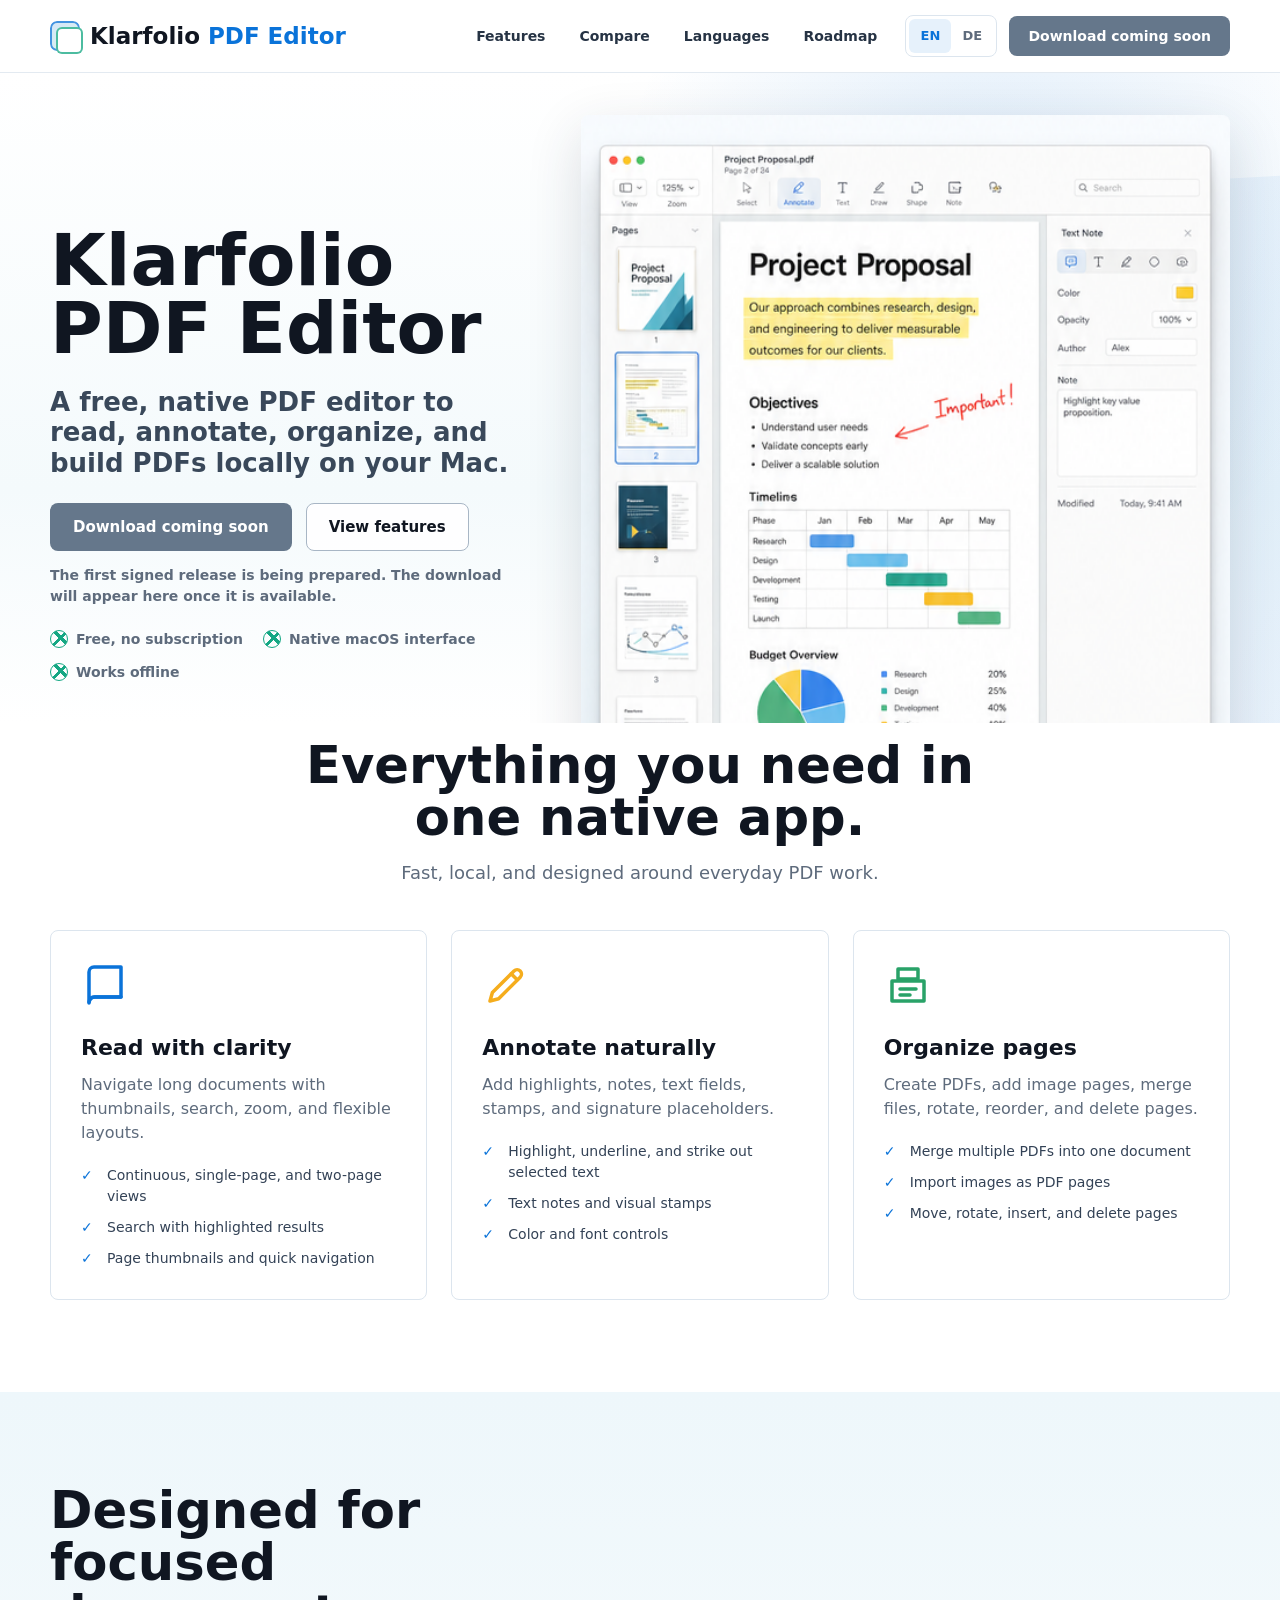
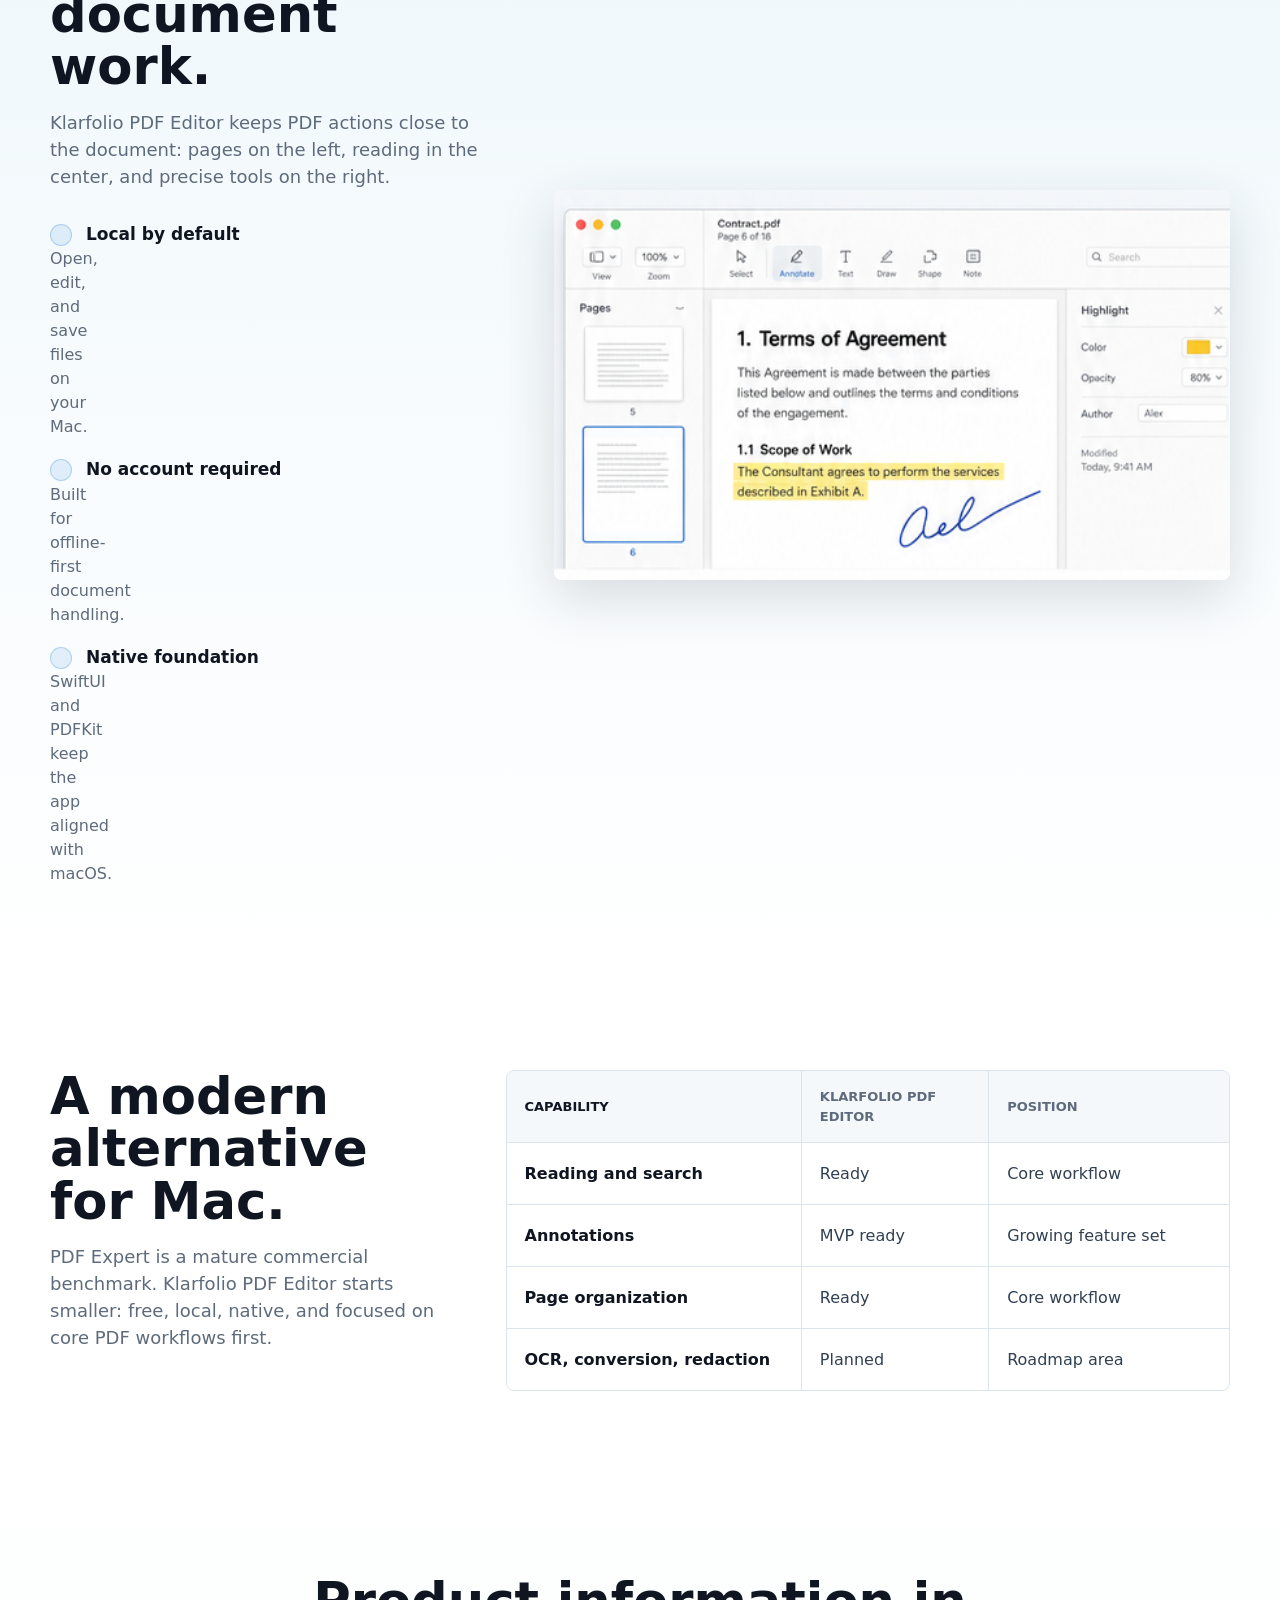
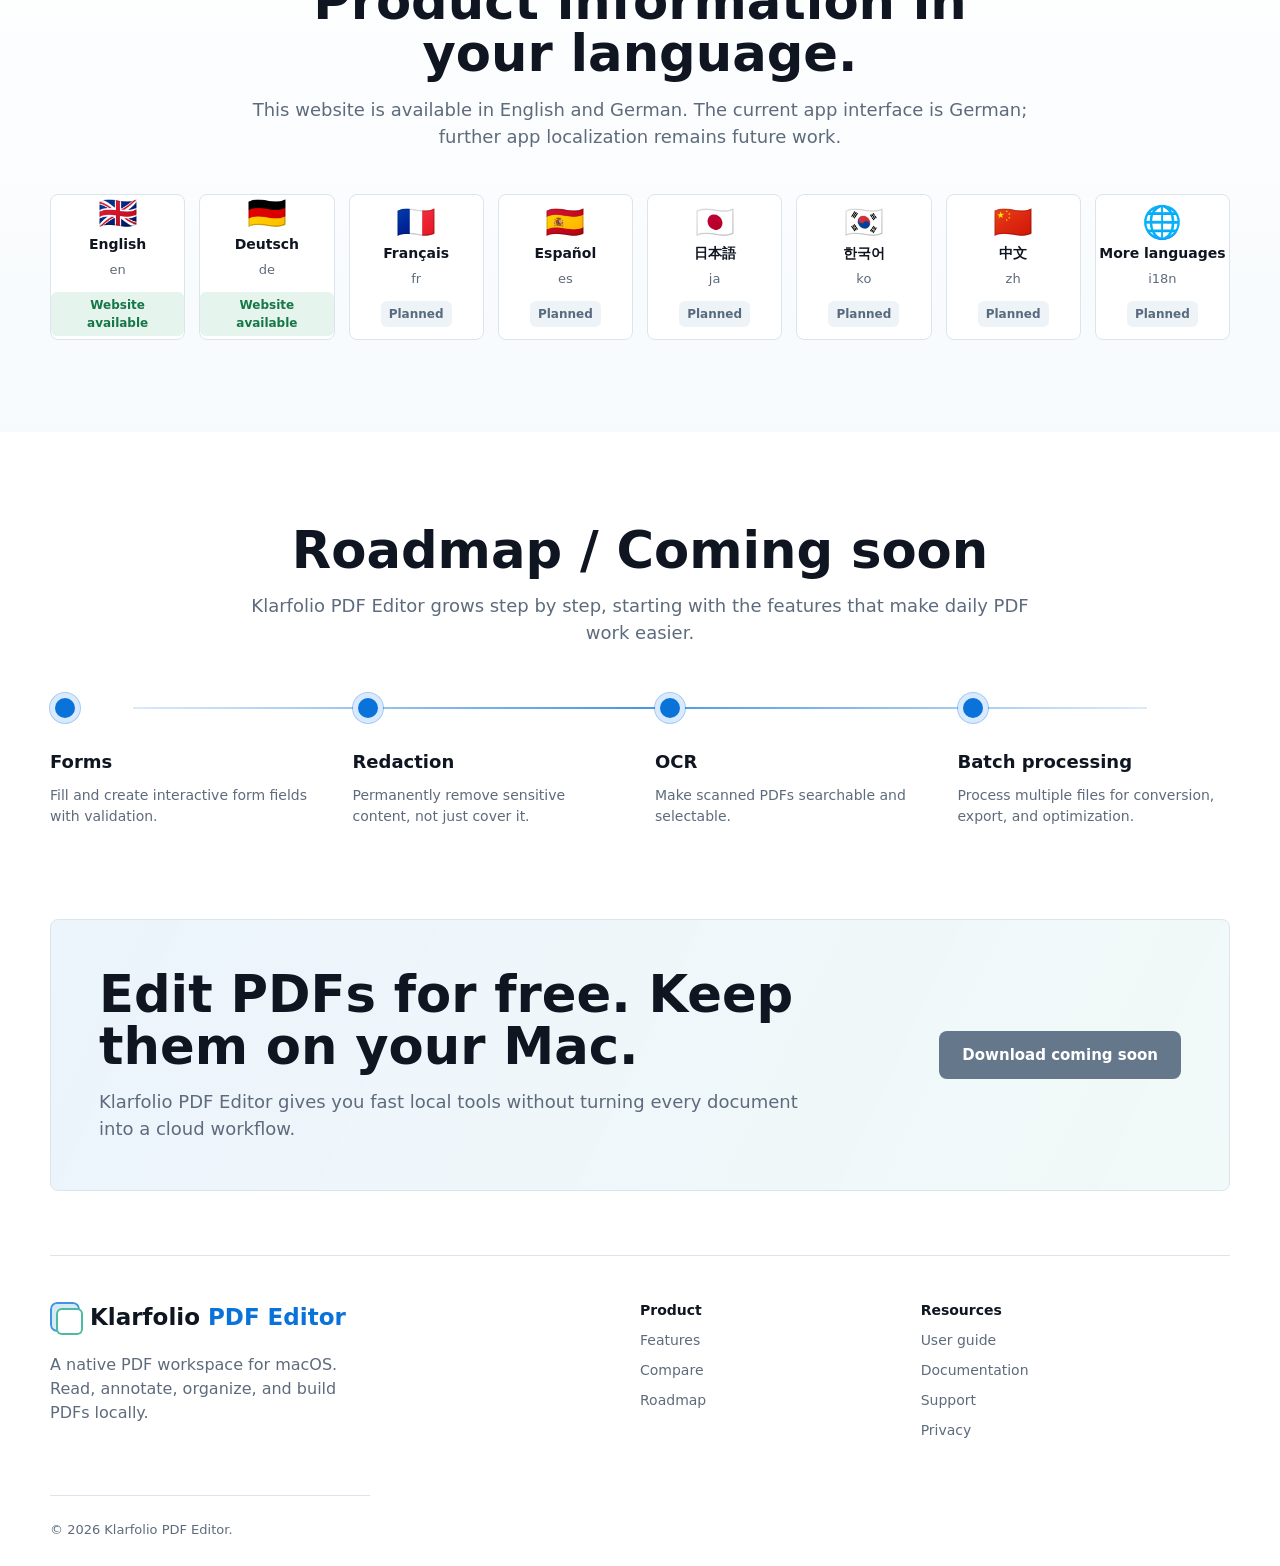
<file: website/index.html>
<!doctype html>
<html lang="en">
  <head>
    <meta charset="utf-8">
    <meta name="viewport" content="width=device-width, initial-scale=1">
    <meta
      name="description"
      content="Klarfolio PDF Editor is a free native macOS app for reading, editing, annotating, and organizing PDFs locally."
    >
    <meta name="theme-color" content="#f7fafc">
    <!-- Set this to the final HTTPS download URL when a signed release is available. -->
    <meta name="klarfolio-download-url" content="">
    <title>Klarfolio PDF Editor - Free PDF Editing for Mac</title>
    <link rel="canonical" data-site-canonical>
    <link rel="preload" as="image" href="assets/klarfolio-pdf-editor-app-mockup.png">
    <link rel="stylesheet" href="styles.css">
  </head>
  <body>
    <a class="skip-link" href="#main" data-i18n="skip">Skip to content</a>

    <header class="site-header">
      <nav class="nav-shell" aria-label="Primary" data-i18n-aria="nav.primary">
        <a class="brand" href="#top" aria-label="Klarfolio PDF Editor home" data-i18n-aria="brand.home">
          <span class="brand-mark" aria-hidden="true"></span>
          <span>Klarfolio PDF Editor</span>
        </a>

        <button class="nav-toggle" type="button" aria-expanded="false" aria-controls="site-menu">
          <span class="sr-only" data-i18n="menu">Menu</span>
          <span aria-hidden="true"></span>
          <span aria-hidden="true"></span>
        </button>

        <div class="nav-menu" id="site-menu">
          <a href="#features" data-i18n="nav.features">Features</a>
          <a href="#compare" data-i18n="nav.compare">Compare</a>
          <a href="#languages" data-i18n="nav.languages">Languages</a>
          <a href="#roadmap" data-i18n="nav.roadmap">Roadmap</a>
        </div>

        <div class="nav-actions">
          <div class="language-switch" aria-label="Language" data-i18n-aria="language.label">
            <button class="language-option is-active" type="button" data-lang="en" aria-pressed="true">EN</button>
            <button class="language-option" type="button" data-lang="de" aria-pressed="false">DE</button>
          </div>
          <a class="button button-primary button-small is-disabled" data-download aria-disabled="true" data-i18n="download.coming">Download coming soon</a>
        </div>
      </nav>
    </header>

    <main id="main">
      <section class="hero" id="top" aria-labelledby="hero-title">
        <div class="hero-grid">
          <div class="hero-copy">
            <h1 id="hero-title" data-i18n="hero.title">Klarfolio PDF Editor</h1>
            <p class="hero-lede" data-i18n="hero.lede">
              A free, native PDF editor to read, annotate, organize, and build PDFs locally on your Mac.
            </p>
            <div class="hero-actions">
              <a class="button button-primary is-disabled" data-download aria-disabled="true" aria-describedby="download-status" data-i18n="download.coming">Download coming soon</a>
              <a class="button button-secondary" href="#features" data-i18n="viewFeatures">View features</a>
            </div>
            <p class="release-status" id="download-status" role="status" data-i18n="download.status.coming">The first signed release is being prepared. The download will appear here once it is available.</p>
            <ul class="trust-list" aria-label="Product highlights" data-i18n-aria="hero.trust.label">
              <li data-i18n="hero.trust.free">Free, no subscription</li>
              <li data-i18n="hero.trust.native">Native macOS interface</li>
              <li data-i18n="hero.trust.offline">Works offline</li>
            </ul>
          </div>

          <div class="hero-visual" aria-label="Klarfolio PDF Editor app interface preview" data-i18n-aria="hero.preview.label">
            <img
              src="assets/klarfolio-pdf-editor-app-mockup.png"
              alt="Klarfolio PDF Editor for macOS showing page thumbnails, highlighted PDF text, search, and annotation tools."
              data-i18n-alt="hero.preview.alt"
              width="560"
              height="620"
            >
          </div>
        </div>
      </section>

      <section class="section section-tight" id="features" aria-labelledby="features-title">
        <div class="section-heading">
          <h2 id="features-title" data-i18n="features.title">Everything you need in one native app.</h2>
          <p data-i18n="features.lede">Fast, local, and designed around everyday PDF work.</p>
        </div>

        <div class="feature-grid">
          <article class="feature-card">
            <div class="feature-icon feature-icon-blue" aria-hidden="true">
              <svg viewBox="0 0 24 24">
                <path d="M4 5.5A2.5 2.5 0 0 1 6.5 3H20v15H7a3 3 0 0 0-3 3V5.5Z"></path>
                <path d="M4 20.5A2.5 2.5 0 0 1 6.5 18H20"></path>
              </svg>
            </div>
            <h3 data-i18n="features.read.title">Read with clarity</h3>
            <p data-i18n="features.read.body">Navigate long documents with thumbnails, search, zoom, and flexible layouts.</p>
            <ul>
              <li data-i18n="features.read.item1">Continuous, single-page, and two-page views</li>
              <li data-i18n="features.read.item2">Search with highlighted results</li>
              <li data-i18n="features.read.item3">Page thumbnails and quick navigation</li>
            </ul>
          </article>

          <article class="feature-card">
            <div class="feature-icon feature-icon-amber" aria-hidden="true">
              <svg viewBox="0 0 24 24">
                <path d="m4 20 4.3-1.1L19.1 8.1a2.2 2.2 0 0 0 0-3.1 2.2 2.2 0 0 0-3.1 0L5.2 15.8 4 20Z"></path>
                <path d="m14.6 6.4 3 3"></path>
              </svg>
            </div>
            <h3 data-i18n="features.annotate.title">Annotate naturally</h3>
            <p data-i18n="features.annotate.body">Add highlights, notes, text fields, stamps, and signature placeholders.</p>
            <ul>
              <li data-i18n="features.annotate.item1">Highlight, underline, and strike out selected text</li>
              <li data-i18n="features.annotate.item2">Text notes and visual stamps</li>
              <li data-i18n="features.annotate.item3">Color and font controls</li>
            </ul>
          </article>

          <article class="feature-card">
            <div class="feature-icon feature-icon-green" aria-hidden="true">
              <svg viewBox="0 0 24 24">
                <path d="M7 4h10v5H7z"></path>
                <path d="M4 10h16v10H4z"></path>
                <path d="M8 14h8"></path>
                <path d="M8 17h5"></path>
              </svg>
            </div>
            <h3 data-i18n="features.organize.title">Organize pages</h3>
            <p data-i18n="features.organize.body">Create PDFs, add image pages, merge files, rotate, reorder, and delete pages.</p>
            <ul>
              <li data-i18n="features.organize.item1">Merge multiple PDFs into one document</li>
              <li data-i18n="features.organize.item2">Import images as PDF pages</li>
              <li data-i18n="features.organize.item3">Move, rotate, insert, and delete pages</li>
            </ul>
          </article>
        </div>
      </section>

      <section class="section product-band" aria-labelledby="workflow-title">
        <div class="split-layout">
          <div class="split-copy">
            <h2 id="workflow-title" data-i18n="workflow.title">Designed for focused document work.</h2>
            <p data-i18n="workflow.body">
              Klarfolio PDF Editor keeps PDF actions close to the document: pages on the left, reading in the center, and precise tools on the right.
            </p>
            <div class="workflow-list">
              <div>
                <strong data-i18n="workflow.item1.title">Local by default</strong>
                <span data-i18n="workflow.item1.body">Open, edit, and save files on your Mac.</span>
              </div>
              <div>
                <strong data-i18n="workflow.item2.title">No account required</strong>
                <span data-i18n="workflow.item2.body">Built for offline-first document handling.</span>
              </div>
              <div>
                <strong data-i18n="workflow.item3.title">Native foundation</strong>
                <span data-i18n="workflow.item3.body">SwiftUI and PDFKit keep the app aligned with macOS.</span>
              </div>
            </div>
          </div>
          <figure class="detail-figure">
            <img
              src="assets/klarfolio-pdf-editor-detail-mockup.png"
              alt="Klarfolio PDF Editor detail view with highlighted contract text and signature placeholder."
              data-i18n-alt="workflow.preview.alt"
              width="520"
              height="300"
              loading="lazy"
            >
          </figure>
        </div>
      </section>

      <section class="section compare-section" id="compare" aria-labelledby="compare-title">
        <div class="compare-layout">
          <div>
            <h2 id="compare-title" data-i18n="compare.title">A modern alternative for Mac.</h2>
            <p data-i18n="compare.body">
              PDF Expert is a mature commercial benchmark. Klarfolio PDF Editor starts smaller: free, local, native, and focused on core PDF workflows first.
            </p>
          </div>

          <div class="comparison-table" role="table" aria-label="Klarfolio PDF Editor positioning" data-i18n-aria="compare.label">
            <div class="comparison-row comparison-head" role="row">
              <span role="columnheader" data-i18n="compare.col.capability">Capability</span>
              <span role="columnheader">Klarfolio PDF Editor</span>
              <span role="columnheader" data-i18n="compare.col.position">Position</span>
            </div>
            <div class="comparison-row" role="row">
              <span role="cell" data-i18n="compare.rows.reading">Reading and search</span>
              <span role="cell" data-i18n="compare.status.ready">Ready</span>
              <span role="cell" data-i18n="compare.position.core">Core workflow</span>
            </div>
            <div class="comparison-row" role="row">
              <span role="cell" data-i18n="compare.rows.annotations">Annotations</span>
              <span role="cell" data-i18n="compare.status.mvp">MVP ready</span>
              <span role="cell" data-i18n="compare.position.growing">Growing feature set</span>
            </div>
            <div class="comparison-row" role="row">
              <span role="cell" data-i18n="compare.rows.pages">Page organization</span>
              <span role="cell" data-i18n="compare.status.ready">Ready</span>
              <span role="cell" data-i18n="compare.position.core">Core workflow</span>
            </div>
            <div class="comparison-row" role="row">
              <span role="cell" data-i18n="compare.rows.ocr">OCR, conversion, redaction</span>
              <span role="cell" data-i18n="compare.status.planned">Planned</span>
              <span role="cell" data-i18n="compare.position.roadmap">Roadmap area</span>
            </div>
          </div>
        </div>
      </section>

      <section class="section languages-section" id="languages" aria-labelledby="languages-title">
        <div class="section-heading">
          <h2 id="languages-title" data-i18n="languages.title">Klarfolio PDF Editor will speak your language.</h2>
          <p data-i18n="languages.body">English and German are built in first. The localization layer is ready for more major languages later.</p>
        </div>

        <div class="language-grid" aria-label="Localization roadmap" data-i18n-aria="languages.label">
          <div class="language-card is-live">
            <span class="flag" aria-hidden="true">🇬🇧</span>
            <strong>English</strong>
            <span>en</span>
            <em data-i18n="languages.available">Available</em>
          </div>
          <div class="language-card is-live">
            <span class="flag" aria-hidden="true">🇩🇪</span>
            <strong>Deutsch</strong>
            <span>de</span>
            <em data-i18n="languages.available">Available</em>
          </div>
          <div class="language-card">
            <span class="flag" aria-hidden="true">🇫🇷</span>
            <strong>Français</strong>
            <span>fr</span>
            <em data-i18n="languages.planned">Planned</em>
          </div>
          <div class="language-card">
            <span class="flag" aria-hidden="true">🇪🇸</span>
            <strong>Español</strong>
            <span>es</span>
            <em data-i18n="languages.planned">Planned</em>
          </div>
          <div class="language-card">
            <span class="flag" aria-hidden="true">🇯🇵</span>
            <strong>日本語</strong>
            <span>ja</span>
            <em data-i18n="languages.planned">Planned</em>
          </div>
          <div class="language-card">
            <span class="flag" aria-hidden="true">🇰🇷</span>
            <strong>한국어</strong>
            <span>ko</span>
            <em data-i18n="languages.planned">Planned</em>
          </div>
          <div class="language-card">
            <span class="flag" aria-hidden="true">🇨🇳</span>
            <strong>中文</strong>
            <span>zh</span>
            <em data-i18n="languages.planned">Planned</em>
          </div>
          <div class="language-card">
            <span class="flag" aria-hidden="true">🌐</span>
            <strong data-i18n="languages.more">More languages</strong>
            <span>i18n</span>
            <em data-i18n="languages.planned">Planned</em>
          </div>
        </div>
      </section>

      <section class="section roadmap-section" id="roadmap" aria-labelledby="roadmap-title">
        <div class="section-heading">
          <h2 id="roadmap-title" data-i18n="roadmap.title">Roadmap / Coming soon</h2>
          <p data-i18n="roadmap.body">Klarfolio PDF Editor grows step by step, starting with the features that make daily PDF work easier.</p>
        </div>

        <div class="roadmap-line">
          <article>
            <span aria-hidden="true"></span>
            <h3 data-i18n="roadmap.forms.title">Forms</h3>
            <p data-i18n="roadmap.forms.body">Fill and create interactive form fields with validation.</p>
          </article>
          <article>
            <span aria-hidden="true"></span>
            <h3 data-i18n="roadmap.redaction.title">Redaction</h3>
            <p data-i18n="roadmap.redaction.body">Permanently remove sensitive content, not just cover it.</p>
          </article>
          <article>
            <span aria-hidden="true"></span>
            <h3 data-i18n="roadmap.ocr.title">OCR</h3>
            <p data-i18n="roadmap.ocr.body">Make scanned PDFs searchable and selectable.</p>
          </article>
          <article>
            <span aria-hidden="true"></span>
            <h3 data-i18n="roadmap.batch.title">Batch processing</h3>
            <p data-i18n="roadmap.batch.body">Process multiple files for conversion, export, and optimization.</p>
          </article>
        </div>
      </section>

      <section class="section final-cta" aria-labelledby="final-title">
        <div>
          <h2 id="final-title" data-i18n="final.title">Edit PDFs for free. Keep them on your Mac.</h2>
          <p data-i18n="final.body">Klarfolio PDF Editor gives you fast local tools without turning every document into a cloud workflow.</p>
        </div>
        <a class="button button-primary is-disabled" data-download aria-disabled="true" aria-describedby="download-status" data-i18n="download.coming">Download coming soon</a>
      </section>
    </main>

    <footer class="site-footer">
      <div>
        <a class="brand" href="#top" aria-label="Klarfolio PDF Editor home" data-i18n-aria="brand.home">
          <span class="brand-mark" aria-hidden="true"></span>
          <span>Klarfolio PDF Editor</span>
        </a>
        <p data-i18n="footer.tagline">A native PDF workspace for macOS. Read, annotate, organize, and build PDFs locally.</p>
      </div>
      <div>
        <strong data-i18n="footer.product">Product</strong>
        <a href="#features" data-i18n="nav.features">Features</a>
        <a href="#compare" data-i18n="nav.compare">Compare</a>
        <a href="#roadmap" data-i18n="nav.roadmap">Roadmap</a>
      </div>
      <div>
        <strong data-i18n="footer.resources">Resources</strong>
        <a href="https://github.com/ostheimer/klarfolio-pdf-editor/blob/main/docs/external/user-guide.md" rel="noopener noreferrer" data-i18n="footer.guide">User guide</a>
        <a href="https://github.com/ostheimer/klarfolio-pdf-editor/blob/main/docs/external/features.md" rel="noopener noreferrer" data-i18n="footer.docs">Documentation</a>
        <a href="support.html" data-i18n="footer.support">Support</a>
        <a href="privacy.html" data-i18n="footer.privacy">Privacy</a>
      </div>
      <p class="copyright">© 2026 Klarfolio PDF Editor.</p>
    </footer>

    <script src="site.js"></script>
  </body>
</html>
</file>
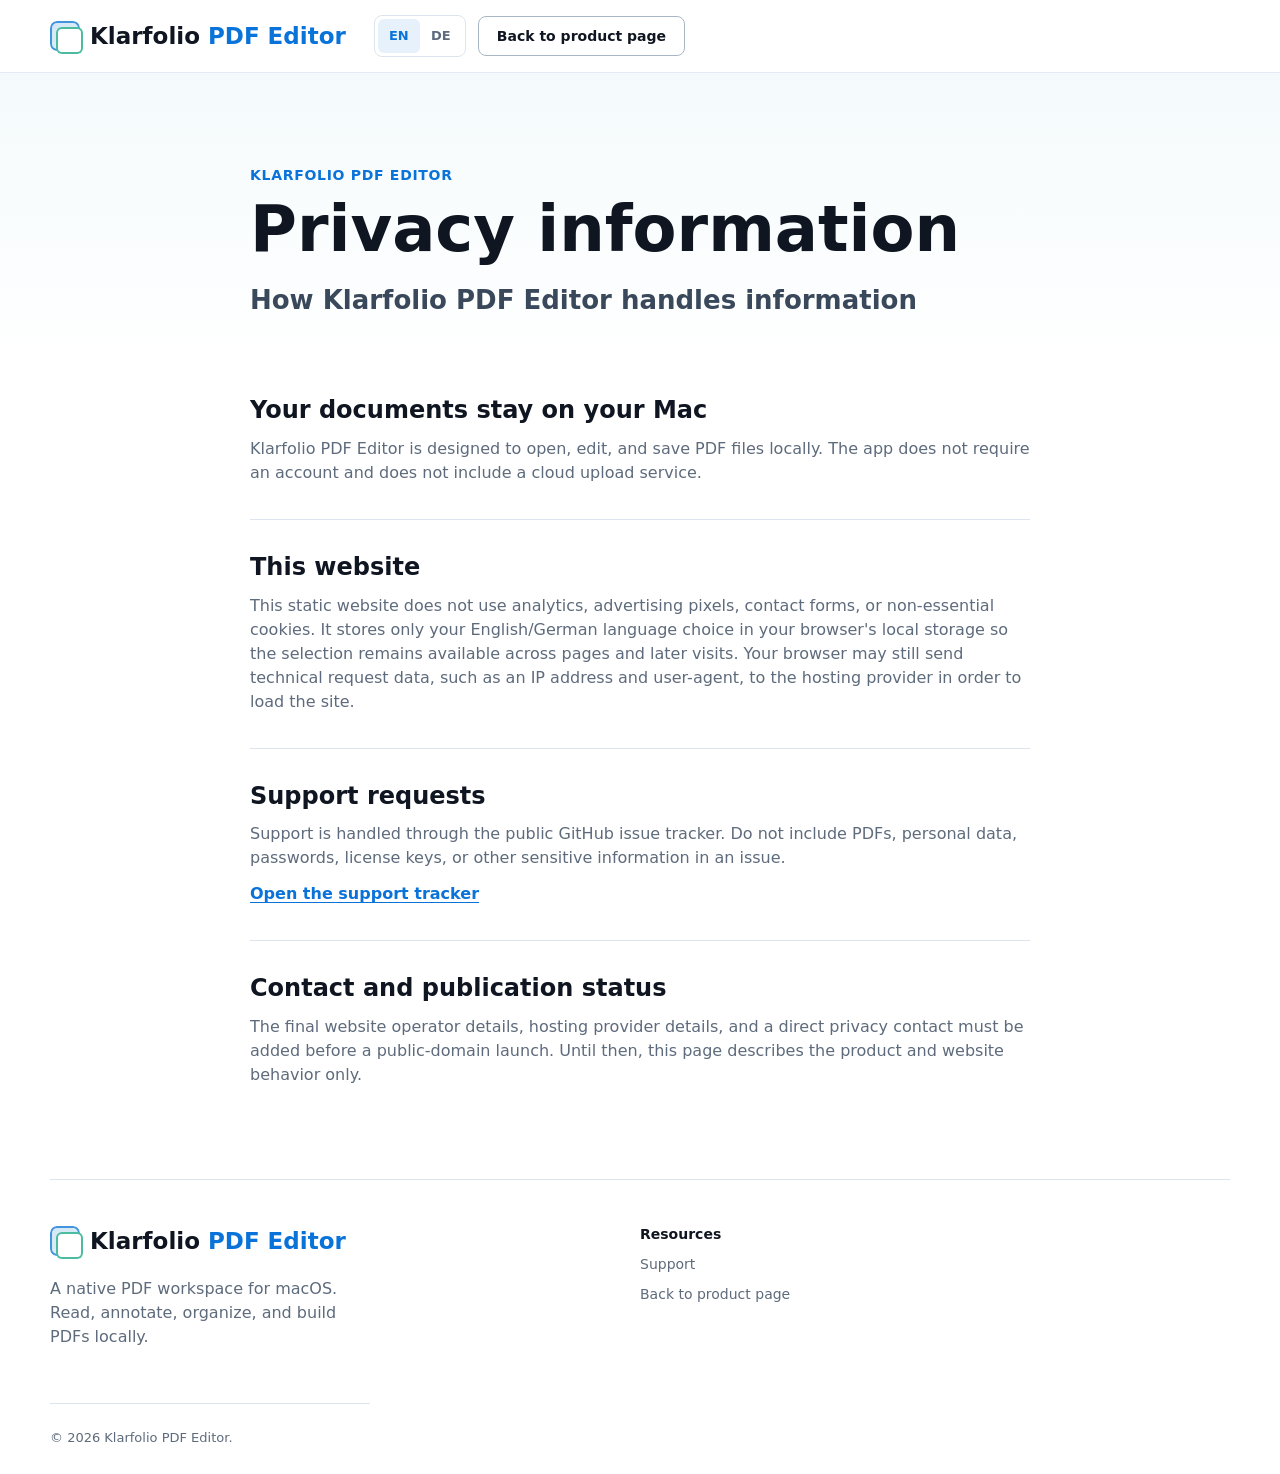
<file: website/privacy.html>
<!doctype html>
<html lang="en">
  <head>
    <meta charset="utf-8">
    <meta name="viewport" content="width=device-width, initial-scale=1">
    <meta
      name="description"
      content="Privacy information for Klarfolio PDF Editor and its product website."
    >
    <meta name="theme-color" content="#f7fafc">
    <title>Privacy information - Klarfolio PDF Editor</title>
    <link rel="canonical" data-site-canonical>
    <link rel="stylesheet" href="styles.css">
  </head>
  <body data-page="privacy">
    <a class="skip-link" href="#main" data-i18n="skip">Skip to content</a>

    <header class="site-header">
      <nav class="nav-shell" aria-label="Primary navigation" data-i18n-aria="nav.primary">
        <a class="brand" href="index.html#top" aria-label="Klarfolio PDF Editor home" data-i18n-aria="brand.home">
          <span class="brand-mark" aria-hidden="true"></span>
          <span>Klarfolio PDF Editor</span>
        </a>

        <div class="nav-actions">
          <div class="language-switch" aria-label="Language" data-i18n-aria="language.label">
            <button class="language-option is-active" type="button" data-lang="en" aria-pressed="true">EN</button>
            <button class="language-option" type="button" data-lang="de" aria-pressed="false">DE</button>
          </div>
          <a class="button button-secondary button-small" href="index.html" data-i18n="privacy.back">Back to product page</a>
        </div>
      </nav>
    </header>

    <main id="main" class="legal-page">
      <section class="section legal-hero" aria-labelledby="privacy-title">
        <div class="legal-shell">
          <p class="eyebrow">Klarfolio PDF Editor</p>
          <h1 id="privacy-title" data-i18n="privacy.title">Privacy information</h1>
          <p class="hero-lede" data-i18n="privacy.intro">How Klarfolio PDF Editor handles information</p>
        </div>
      </section>

      <section class="section legal-content" aria-label="Privacy information" data-i18n-aria="privacy.content.label">
        <div class="legal-shell legal-copy">
          <article>
            <h2 data-i18n="privacy.local.title">Your documents stay on your Mac</h2>
            <p data-i18n="privacy.local.body">Klarfolio PDF Editor is designed to open, edit, and save PDF files locally. The app does not require an account and does not include a cloud upload service.</p>
          </article>
          <article>
            <h2 data-i18n="privacy.website.title">This website</h2>
            <p data-i18n="privacy.website.body">This static website does not use analytics, advertising pixels, contact forms, or non-essential cookies. It stores only your English/German language choice in your browser's local storage so the selection remains available across pages and later visits. Your browser may still send technical request data, such as an IP address and user-agent, to the hosting provider in order to load the site.</p>
          </article>
          <article>
            <h2 data-i18n="privacy.support.title">Support requests</h2>
            <p data-i18n="privacy.support.body">Support is handled through the public GitHub issue tracker. Do not include PDFs, personal data, passwords, license keys, or other sensitive information in an issue.</p>
            <p><a class="text-link" href="https://github.com/ostheimer/klarfolio-pdf-editor/issues" rel="noopener noreferrer" data-i18n="privacy.support.link">Open the support tracker</a></p>
          </article>
          <article>
            <h2 data-i18n="privacy.contact.title">Contact and publication status</h2>
            <p data-i18n="privacy.contact.body">The final website operator details, hosting provider details, and a direct privacy contact must be added before a public-domain launch. Until then, this page describes the product and website behavior only.</p>
          </article>
        </div>
      </section>
    </main>

    <footer class="site-footer">
      <div>
        <a class="brand" href="index.html#top" aria-label="Klarfolio PDF Editor home" data-i18n-aria="brand.home">
          <span class="brand-mark" aria-hidden="true"></span>
          <span>Klarfolio PDF Editor</span>
        </a>
        <p data-i18n="footer.tagline">A native PDF workspace for macOS. Read, annotate, organize, and build PDFs locally.</p>
      </div>
      <div>
        <strong data-i18n="footer.resources">Resources</strong>
        <a href="support.html" data-i18n="footer.support">Support</a>
        <a href="index.html" data-i18n="privacy.back">Back to product page</a>
      </div>
      <p class="copyright">© 2026 Klarfolio PDF Editor.</p>
    </footer>

    <script src="site.js"></script>
  </body>
</html>
</file>
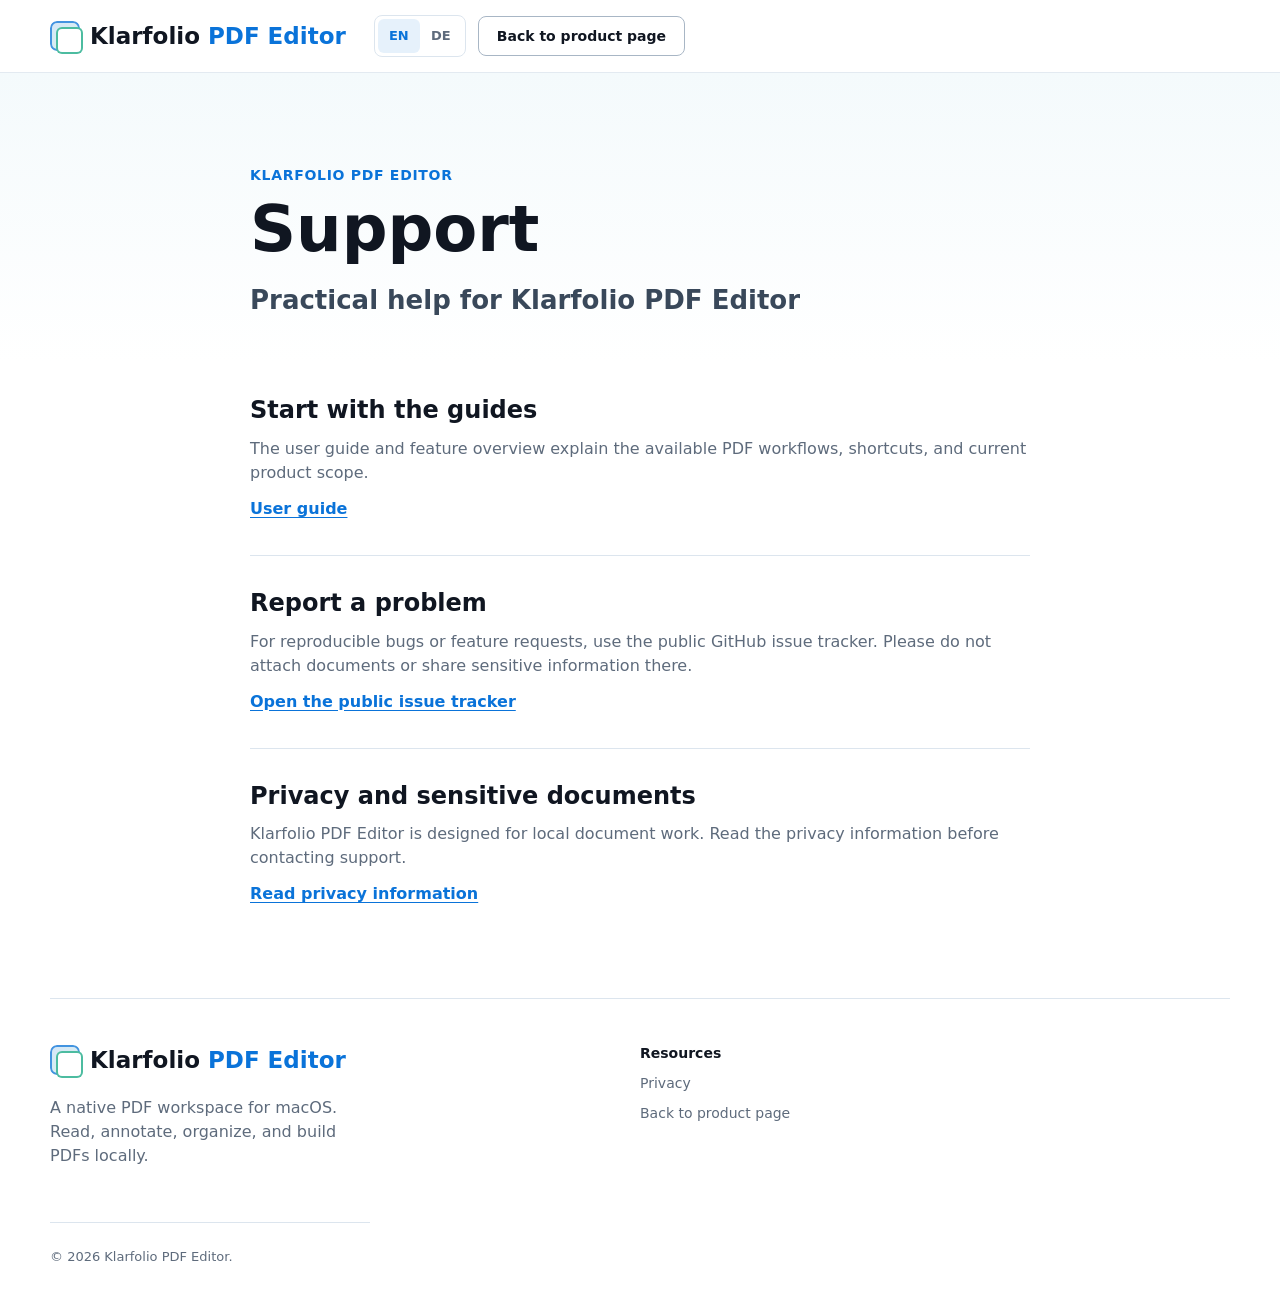
<file: website/support.html>
<!doctype html>
<html lang="en">
  <head>
    <meta charset="utf-8">
    <meta name="viewport" content="width=device-width, initial-scale=1">
    <meta name="description" content="Support resources for Klarfolio PDF Editor.">
    <meta name="theme-color" content="#f7fafc">
    <title>Support - Klarfolio PDF Editor</title>
    <link rel="canonical" data-site-canonical>
    <link rel="stylesheet" href="styles.css">
  </head>
  <body data-page="support">
    <a class="skip-link" href="#main" data-i18n="skip">Skip to content</a>

    <header class="site-header">
      <nav class="nav-shell" aria-label="Primary navigation" data-i18n-aria="nav.primary">
        <a class="brand" href="index.html#top" aria-label="Klarfolio PDF Editor home" data-i18n-aria="brand.home">
          <span class="brand-mark" aria-hidden="true"></span>
          <span>Klarfolio PDF Editor</span>
        </a>
        <div class="nav-actions">
          <div class="language-switch" aria-label="Language" data-i18n-aria="language.label">
            <button class="language-option is-active" type="button" data-lang="en" aria-pressed="true">EN</button>
            <button class="language-option" type="button" data-lang="de" aria-pressed="false">DE</button>
          </div>
          <a class="button button-secondary button-small" href="index.html" data-i18n="privacy.back">Back to product page</a>
        </div>
      </nav>
    </header>

    <main id="main" class="legal-page">
      <section class="section legal-hero" aria-labelledby="support-title">
        <div class="legal-shell">
          <p class="eyebrow">Klarfolio PDF Editor</p>
          <h1 id="support-title" data-i18n="support.title">Support</h1>
          <p class="hero-lede" data-i18n="support.intro">Practical help for Klarfolio PDF Editor</p>
        </div>
      </section>

      <section class="section legal-content" aria-label="Support" data-i18n-aria="support.title">
        <div class="legal-shell legal-copy">
          <article>
            <h2 data-i18n="support.selfhelp.title">Start with the guides</h2>
            <p data-i18n="support.selfhelp.body">The user guide and feature overview explain the available PDF workflows, shortcuts, and current product scope.</p>
            <p><a class="text-link" href="https://github.com/ostheimer/klarfolio-pdf-editor/blob/main/docs/external/user-guide.md" rel="noopener noreferrer" data-i18n="footer.guide">User guide</a></p>
          </article>
          <article>
            <h2 data-i18n="support.tracker.title">Report a problem</h2>
            <p data-i18n="support.tracker.body">For reproducible bugs or feature requests, use the public GitHub issue tracker. Please do not attach documents or share sensitive information there.</p>
            <p><a class="text-link" href="https://github.com/ostheimer/klarfolio-pdf-editor/issues" rel="noopener noreferrer" data-i18n="support.tracker.link">Open the public issue tracker</a></p>
          </article>
          <article>
            <h2 data-i18n="support.privacy.title">Privacy and sensitive documents</h2>
            <p data-i18n="support.privacy.body">Klarfolio PDF Editor is designed for local document work. Read the privacy information before contacting support.</p>
            <p><a class="text-link" href="privacy.html" data-i18n="support.privacy.link">Read privacy information</a></p>
          </article>
        </div>
      </section>
    </main>

    <footer class="site-footer">
      <div>
        <a class="brand" href="index.html#top" aria-label="Klarfolio PDF Editor home" data-i18n-aria="brand.home">
          <span class="brand-mark" aria-hidden="true"></span>
          <span>Klarfolio PDF Editor</span>
        </a>
        <p data-i18n="footer.tagline">A native PDF workspace for macOS. Read, annotate, organize, and build PDFs locally.</p>
      </div>
      <div>
        <strong data-i18n="footer.resources">Resources</strong>
        <a href="privacy.html" data-i18n="footer.privacy">Privacy</a>
        <a href="index.html" data-i18n="privacy.back">Back to product page</a>
      </div>
      <p class="copyright">© 2026 Klarfolio PDF Editor.</p>
    </footer>

    <script src="site.js"></script>
  </body>
</html>
</file>
<file: website/styles.css>
:root {
  color-scheme: light;
  --bg: #ffffff;
  --bg-soft: #f7fafc;
  --bg-cool: #eef7fb;
  --text: #101621;
  --muted: #5e6b7c;
  --faint: #8492a3;
  --line: #dce5ee;
  --accent: #0a73d9;
  --accent-dark: #065bb0;
  --teal: #14a783;
  --amber: #f5ad1d;
  --green: #29a268;
  --shadow-soft: 0 18px 54px rgba(35, 50, 66, 0.16);
  --shadow-control: 0 9px 24px rgba(10, 115, 217, 0.22);
  --radius: 8px;
  --max: 1180px;
  font-family: Inter, ui-sans-serif, system-ui, -apple-system, BlinkMacSystemFont, "Segoe UI", sans-serif;
}

* {
  box-sizing: border-box;
}

html {
  scroll-behavior: smooth;
}

body {
  margin: 0;
  background: var(--bg);
  color: var(--text);
  font-size: 16px;
  line-height: 1.5;
  text-rendering: optimizeLegibility;
}

img,
svg {
  display: block;
}

a {
  color: inherit;
  text-decoration: none;
}

a:focus-visible,
button:focus-visible {
  outline: 3px solid rgba(10, 115, 217, 0.48);
  outline-offset: 3px;
}

button,
input,
select,
textarea {
  font: inherit;
}

.sr-only {
  position: absolute;
  width: 1px;
  height: 1px;
  padding: 0;
  margin: -1px;
  overflow: hidden;
  clip: rect(0, 0, 0, 0);
  white-space: nowrap;
  border: 0;
}

.skip-link {
  position: fixed;
  top: 12px;
  left: 12px;
  z-index: 20;
  transform: translateY(-160%);
  padding: 10px 14px;
  border-radius: var(--radius);
  background: var(--text);
  color: white;
  font-weight: 700;
}

.skip-link:focus {
  transform: translateY(0);
}

.site-header {
  position: sticky;
  top: 0;
  z-index: 10;
  border-bottom: 1px solid rgba(220, 229, 238, 0.78);
  background: rgba(255, 255, 255, 0.84);
  backdrop-filter: blur(18px);
}

.nav-shell {
  width: min(calc(100% - 32px), var(--max));
  min-height: 72px;
  margin: 0 auto;
  display: flex;
  align-items: center;
  gap: 28px;
}

.brand {
  display: inline-flex;
  align-items: center;
  gap: 10px;
  font-weight: 800;
  font-size: 23px;
  letter-spacing: 0;
}

.brand-mark {
  width: 30px;
  height: 30px;
  border-radius: 7px;
  position: relative;
  background:
    linear-gradient(145deg, rgba(10, 115, 217, 0.18), rgba(20, 167, 131, 0.14)),
    #fff;
  box-shadow: inset 0 0 0 2px rgba(10, 115, 217, 0.72);
}

.brand-mark::after {
  content: "";
  position: absolute;
  inset: 6px -3px -3px 6px;
  border-radius: 6px;
  border: 2px solid rgba(20, 167, 131, 0.76);
  background: white;
}

.nav-menu {
  margin-left: auto;
  display: flex;
  align-items: center;
  gap: 34px;
  color: #263344;
  font-size: 14px;
  font-weight: 650;
}

.nav-menu a {
  padding: 10px 0;
}

.nav-menu a:hover,
.nav-menu a:focus-visible {
  color: var(--accent);
}

.nav-actions {
  display: flex;
  align-items: center;
  gap: 12px;
}

.language-switch {
  display: inline-flex;
  border: 1px solid var(--line);
  border-radius: var(--radius);
  padding: 3px;
  background: white;
}

.language-option {
  min-width: 42px;
  height: 34px;
  border: 0;
  border-radius: 6px;
  background: transparent;
  color: var(--muted);
  font-size: 13px;
  font-weight: 750;
  cursor: pointer;
}

.language-option.is-active {
  color: var(--accent);
  background: rgba(10, 115, 217, 0.1);
}

.nav-toggle {
  display: none;
}

.button {
  display: inline-flex;
  align-items: center;
  justify-content: center;
  min-height: 48px;
  padding: 0 22px;
  border-radius: var(--radius);
  border: 1px solid transparent;
  font-size: 15px;
  font-weight: 760;
  letter-spacing: 0;
  transition: transform 180ms ease, box-shadow 180ms ease, background 180ms ease, border-color 180ms ease;
}

.button:hover {
  transform: translateY(-1px);
}

.button-primary {
  background: var(--accent);
  color: white;
  box-shadow: var(--shadow-control);
}

.button-primary:hover,
.button-primary:focus-visible {
  background: var(--accent-dark);
}

.button.is-disabled,
.button.is-disabled:hover,
.button.is-disabled:focus-visible {
  transform: none;
  background: #65778b;
  box-shadow: none;
  cursor: not-allowed;
  pointer-events: none;
}

.button-secondary {
  border-color: #a8b6c5;
  background: rgba(255, 255, 255, 0.88);
  color: var(--text);
}

.button-small {
  min-height: 40px;
  padding: 0 18px;
  font-size: 14px;
}

.hero {
  height: calc(100svh - 120px);
  min-height: 520px;
  max-height: 650px;
  padding: 42px 0 32px;
  overflow: hidden;
  background:
    radial-gradient(circle at 78% 22%, rgba(10, 115, 217, 0.13), transparent 34%),
    linear-gradient(180deg, #ffffff 0%, #f4fafc 64%, #ffffff 100%);
}

.hero-grid {
  width: min(calc(100% - 32px), var(--max));
  height: 100%;
  margin: 0 auto;
  display: grid;
  grid-template-columns: minmax(330px, 0.86fr) minmax(540px, 1.14fr);
  align-items: center;
  gap: 42px;
}

.hero-copy {
  position: relative;
  z-index: 2;
  max-width: 560px;
  padding-bottom: 38px;
}

.hero h1 {
  margin: 0;
  font-size: clamp(48px, 6vw, 72px);
  line-height: 0.94;
  font-weight: 820;
  letter-spacing: 0;
}

.hero h1::first-letter {
  color: var(--text);
}

.hero h1 span,
.brand span:last-child {
  background: linear-gradient(90deg, var(--text) 0%, var(--text) 43%, var(--accent) 44%, var(--accent) 100%);
  -webkit-background-clip: text;
  background-clip: text;
  color: transparent;
}

.hero-lede {
  max-width: 470px;
  margin: 24px 0 0;
  color: #39485a;
  font-size: clamp(20px, 2.1vw, 26px);
  line-height: 1.18;
  font-weight: 680;
}

.hero-actions {
  display: flex;
  flex-wrap: wrap;
  gap: 14px;
  margin-top: 24px;
}

.trust-list {
  display: flex;
  flex-wrap: wrap;
  gap: 12px 20px;
  list-style: none;
  padding: 0;
  margin: 22px 0 0;
  color: var(--muted);
  font-size: 14px;
  font-weight: 650;
}

.release-status {
  max-width: 470px;
  margin: 14px 0 0;
  color: var(--muted);
  font-size: 14px;
  font-weight: 620;
}

.trust-list li {
  display: inline-flex;
  align-items: center;
  gap: 8px;
}

.trust-list li::before {
  content: "";
  width: 16px;
  height: 16px;
  border-radius: 999px;
  border: 1.5px solid var(--teal);
  background:
    linear-gradient(135deg, transparent 45%, var(--teal) 46% 58%, transparent 59%),
    linear-gradient(45deg, transparent 52%, var(--teal) 53% 66%, transparent 67%);
}

.hero-visual {
  position: relative;
  z-index: 1;
  align-self: stretch;
  display: grid;
  align-items: center;
}

.hero-visual::before {
  content: "";
  position: absolute;
  inset: 10% -36% 6% 16%;
  background: linear-gradient(120deg, rgba(255, 255, 255, 0.18), rgba(10, 115, 217, 0.12));
  border-radius: 42px;
  transform: rotate(-3deg);
}

.hero-visual img {
  position: relative;
  width: min(100%, 660px);
  height: auto;
  border-radius: var(--radius);
  box-shadow: var(--shadow-soft);
}

.section {
  padding: 92px 0;
}

.section-tight {
  padding-top: 16px;
}

.section-heading {
  width: min(calc(100% - 32px), 780px);
  margin: 0 auto 44px;
  text-align: center;
}

.section-heading h2,
.split-copy h2,
.compare-layout h2,
.final-cta h2 {
  margin: 0;
  font-size: clamp(34px, 4vw, 54px);
  line-height: 1.02;
  font-weight: 810;
  letter-spacing: 0;
}

.section-heading p,
.split-copy p,
.compare-layout p,
.final-cta p {
  margin: 16px 0 0;
  color: var(--muted);
  font-size: 18px;
}

.feature-grid {
  width: min(calc(100% - 32px), var(--max));
  margin: 0 auto;
  display: grid;
  grid-template-columns: repeat(3, 1fr);
  gap: 24px;
}

.feature-card {
  border: 1px solid var(--line);
  border-radius: var(--radius);
  padding: 30px;
  background: white;
}

.feature-icon {
  width: 48px;
  height: 48px;
  color: var(--accent);
  margin-bottom: 26px;
}

.feature-icon svg {
  width: 100%;
  height: 100%;
  fill: none;
  stroke: currentColor;
  stroke-width: 1.75;
  stroke-linecap: round;
  stroke-linejoin: round;
}

.feature-icon-amber {
  color: var(--amber);
}

.feature-icon-green {
  color: var(--green);
}

.feature-card h3 {
  margin: 0;
  font-size: 22px;
  line-height: 1.15;
}

.feature-card p {
  margin: 12px 0 20px;
  color: var(--muted);
}

.feature-card ul {
  display: grid;
  gap: 10px;
  padding: 0;
  margin: 0;
  list-style: none;
  color: #334256;
  font-size: 14px;
}

.feature-card li {
  display: grid;
  grid-template-columns: 18px 1fr;
  gap: 8px;
}

.feature-card li::before {
  content: "✓";
  color: var(--accent);
  font-weight: 900;
}

.product-band {
  background: linear-gradient(180deg, var(--bg-cool), #ffffff);
  overflow: hidden;
}

.split-layout {
  width: min(calc(100% - 32px), var(--max));
  margin: 0 auto;
  display: grid;
  grid-template-columns: minmax(320px, 0.8fr) minmax(460px, 1.2fr);
  gap: 54px;
  align-items: center;
}

.split-copy {
  max-width: 500px;
}

.workflow-list {
  display: grid;
  gap: 18px;
  margin-top: 32px;
}

.workflow-list div {
  display: grid;
  grid-template-columns: 24px 1fr;
  gap: 0 12px;
  align-items: start;
}

.workflow-list div::before {
  content: "";
  width: 20px;
  height: 20px;
  margin-top: 2px;
  border-radius: 50%;
  background: rgba(10, 115, 217, 0.1);
  border: 1px solid rgba(10, 115, 217, 0.24);
}

.workflow-list strong {
  display: block;
  font-size: 17px;
}

.workflow-list span {
  display: block;
  color: var(--muted);
}

.detail-figure {
  margin: 0;
}

.detail-figure img {
  width: min(100%, 760px);
  height: auto;
  border-radius: var(--radius);
  box-shadow: var(--shadow-soft);
}

.compare-section {
  background: var(--bg);
}

.compare-layout {
  width: min(calc(100% - 32px), var(--max));
  margin: 0 auto;
  display: grid;
  grid-template-columns: 0.72fr 1.28fr;
  gap: 48px;
  align-items: start;
}

.comparison-table {
  border: 1px solid var(--line);
  border-radius: var(--radius);
  overflow: hidden;
  background: white;
}

.comparison-row {
  display: grid;
  grid-template-columns: 1.1fr 0.7fr 0.9fr;
  min-height: 62px;
  border-top: 1px solid var(--line);
}

.comparison-row:first-child {
  border-top: 0;
}

.comparison-row span {
  display: flex;
  align-items: center;
  padding: 16px 18px;
  border-left: 1px solid var(--line);
  color: #304052;
}

.comparison-row span:first-child {
  border-left: 0;
  font-weight: 720;
  color: var(--text);
}

.comparison-head {
  background: #f4f8fb;
  min-height: 48px;
}

.comparison-head span {
  font-size: 13px;
  font-weight: 800;
  text-transform: uppercase;
  color: var(--muted);
}

.languages-section {
  background: linear-gradient(180deg, #ffffff, #f6fafc);
}

.language-grid {
  width: min(calc(100% - 32px), var(--max));
  margin: 0 auto;
  display: grid;
  grid-template-columns: repeat(8, 1fr);
  gap: 14px;
}

.language-card {
  min-height: 146px;
  display: grid;
  justify-items: center;
  align-content: center;
  gap: 5px;
  border: 1px solid var(--line);
  border-radius: var(--radius);
  background: white;
  text-align: center;
}

.language-card .flag {
  font-size: 32px;
  line-height: 1;
}

.language-card strong {
  font-size: 14px;
}

.language-card span:not(.flag) {
  color: var(--muted);
  font-size: 13px;
}

.language-card em {
  margin-top: 7px;
  padding: 4px 8px;
  border-radius: 6px;
  background: #eef3f7;
  color: #586a7d;
  font-style: normal;
  font-size: 12px;
  font-weight: 760;
}

.language-card.is-live em {
  background: rgba(41, 162, 104, 0.12);
  color: #167647;
}

.roadmap-section {
  background: #ffffff;
}

.roadmap-line {
  width: min(calc(100% - 32px), var(--max));
  margin: 0 auto;
  position: relative;
  display: grid;
  grid-template-columns: repeat(4, 1fr);
  gap: 30px;
}

.roadmap-line::before {
  content: "";
  position: absolute;
  left: 7%;
  right: 7%;
  top: 17px;
  height: 2px;
  background: linear-gradient(90deg, rgba(10, 115, 217, 0.15), rgba(10, 115, 217, 0.74), rgba(10, 115, 217, 0.15));
}

.roadmap-line article {
  position: relative;
  padding-top: 58px;
}

.roadmap-line article > span {
  position: absolute;
  top: 3px;
  left: 0;
  width: 30px;
  height: 30px;
  border-radius: 50%;
  border: 5px solid #d9eafe;
  background: var(--accent);
  box-shadow: 0 0 0 1px rgba(10, 115, 217, 0.36);
}

.roadmap-line h3 {
  margin: 0;
  font-size: 18px;
}

.roadmap-line p {
  margin: 10px 0 0;
  color: var(--muted);
  font-size: 14px;
}

.final-cta {
  width: min(calc(100% - 32px), var(--max));
  margin: 0 auto 64px;
  padding: 48px;
  display: flex;
  justify-content: space-between;
  align-items: center;
  gap: 34px;
  border: 1px solid var(--line);
  border-radius: var(--radius);
  background:
    linear-gradient(115deg, rgba(10, 115, 217, 0.08), rgba(20, 167, 131, 0.06)),
    white;
}

.final-cta div {
  max-width: 720px;
}

.site-footer {
  width: min(calc(100% - 32px), var(--max));
  margin: 0 auto;
  padding: 44px 0 26px;
  border-top: 1px solid var(--line);
  display: grid;
  grid-template-columns: 1.6fr 0.7fr 0.9fr;
  gap: 40px;
  color: var(--muted);
}

.site-footer .brand {
  color: var(--text);
}

.site-footer p {
  max-width: 320px;
  margin: 14px 0 0;
}

.site-footer div:not(:first-child) {
  display: grid;
  align-content: start;
  gap: 9px;
}

.site-footer strong {
  color: var(--text);
  font-size: 14px;
}

.site-footer a:not(.brand) {
  font-size: 14px;
}

.site-footer a:not(.brand):hover {
  color: var(--accent);
}

.legal-page {
  min-height: calc(100vh - 72px);
}

.legal-hero {
  padding-bottom: 48px;
  background: linear-gradient(180deg, #f4fafc, #ffffff);
}

.legal-shell {
  width: min(calc(100% - 32px), 780px);
  margin: 0 auto;
}

.eyebrow {
  margin: 0 0 12px;
  color: var(--accent);
  font-size: 14px;
  font-weight: 800;
  letter-spacing: 0.05em;
  text-transform: uppercase;
}

.legal-hero h1 {
  margin: 0;
  font-size: clamp(42px, 6vw, 64px);
  line-height: 0.98;
}

.legal-hero .hero-lede {
  max-width: none;
}

.legal-content {
  padding-top: 34px;
}

.legal-copy {
  display: grid;
  gap: 34px;
}

.legal-copy article {
  padding-bottom: 34px;
  border-bottom: 1px solid var(--line);
}

.legal-copy article:last-child {
  padding-bottom: 0;
  border-bottom: 0;
}

.legal-copy h2 {
  margin: 0;
  font-size: 24px;
  line-height: 1.15;
}

.legal-copy p {
  margin: 12px 0 0;
  color: var(--muted);
}

.text-link {
  color: var(--accent);
  font-weight: 760;
  text-decoration: underline;
  text-underline-offset: 3px;
}

.copyright {
  grid-column: 1 / -1;
  max-width: none;
  padding-top: 24px;
  border-top: 1px solid var(--line);
  font-size: 13px;
}

@media (max-width: 1060px) {
  .nav-shell {
    gap: 16px;
  }

  .nav-menu {
    gap: 18px;
  }

  .nav-actions .button-small {
    display: none;
  }

  .hero-grid {
    grid-template-columns: 1fr;
    min-height: auto;
  }

  .hero {
    height: auto;
    min-height: auto;
    max-height: none;
    padding-top: 44px;
  }

  .hero-copy {
    max-width: 760px;
    padding-bottom: 0;
  }

  .hero-visual img {
    width: min(100%, 640px);
  }

  .feature-grid,
  .compare-layout,
  .split-layout {
    grid-template-columns: 1fr;
  }

  .language-grid {
    grid-template-columns: repeat(4, 1fr);
  }
}

@media (max-width: 760px) {
  .site-header {
    position: sticky;
  }

  .nav-shell {
    min-height: 64px;
    justify-content: space-between;
  }

  .nav-toggle {
    width: 40px;
    height: 40px;
    border: 1px solid var(--line);
    border-radius: var(--radius);
    background: white;
    display: grid;
    place-content: center;
    gap: 5px;
    cursor: pointer;
  }

  .nav-toggle span:not(.sr-only) {
    width: 18px;
    height: 2px;
    background: var(--text);
  }

  .nav-menu {
    position: absolute;
    top: 64px;
    left: 16px;
    right: 16px;
    display: none;
    padding: 16px;
    border: 1px solid var(--line);
    border-radius: var(--radius);
    background: white;
    box-shadow: var(--shadow-soft);
  }

  .nav-menu.is-open {
    display: grid;
  }

  .nav-actions {
    margin-left: auto;
  }

  .hero {
    height: calc(100svh - 112px);
    min-height: 520px;
    max-height: 620px;
    padding: 30px 0 24px;
    position: relative;
  }

  .hero h1 {
    font-size: clamp(42px, 14vw, 60px);
  }

  .hero-lede {
    font-size: 19px;
  }

  .hero-actions {
    flex-direction: column;
    align-items: stretch;
  }

  .trust-list {
    display: grid;
    gap: 10px;
    max-width: 260px;
    font-size: 13px;
  }

  .hero-visual {
    position: absolute;
    right: -20%;
    bottom: -120px;
    width: 86%;
    opacity: 0.16;
    pointer-events: none;
  }

  .hero-visual::before {
    display: none;
  }

  .hero-visual img {
    width: 100%;
    box-shadow: none;
  }

  .section {
    padding: 66px 0;
  }

  .section-heading {
    text-align: left;
  }

  .feature-grid,
  .language-grid,
  .roadmap-line {
    grid-template-columns: 1fr;
  }

  .feature-card {
    padding: 24px;
  }

  .comparison-table {
    overflow-x: auto;
  }

  .comparison-row {
    min-width: 660px;
  }

  .roadmap-line {
    gap: 18px;
  }

  .roadmap-line::before {
    left: 14px;
    right: auto;
    top: 0;
    bottom: 0;
    width: 2px;
    height: auto;
  }

  .roadmap-line article {
    padding-top: 0;
    padding-left: 52px;
  }

  .roadmap-line article > span {
    left: 0;
  }

  .final-cta {
    padding: 28px;
    flex-direction: column;
    align-items: stretch;
  }

  .site-footer {
    grid-template-columns: 1fr;
    gap: 28px;
  }
}

@media (max-width: 400px) {
  .brand {
    gap: 7px;
    font-size: 20px;
  }

  .brand-mark {
    width: 26px;
    height: 26px;
  }
}

@media (prefers-reduced-motion: reduce) {
  *,
  *::before,
  *::after {
    scroll-behavior: auto !important;
    transition: none !important;
  }
}
</file>
